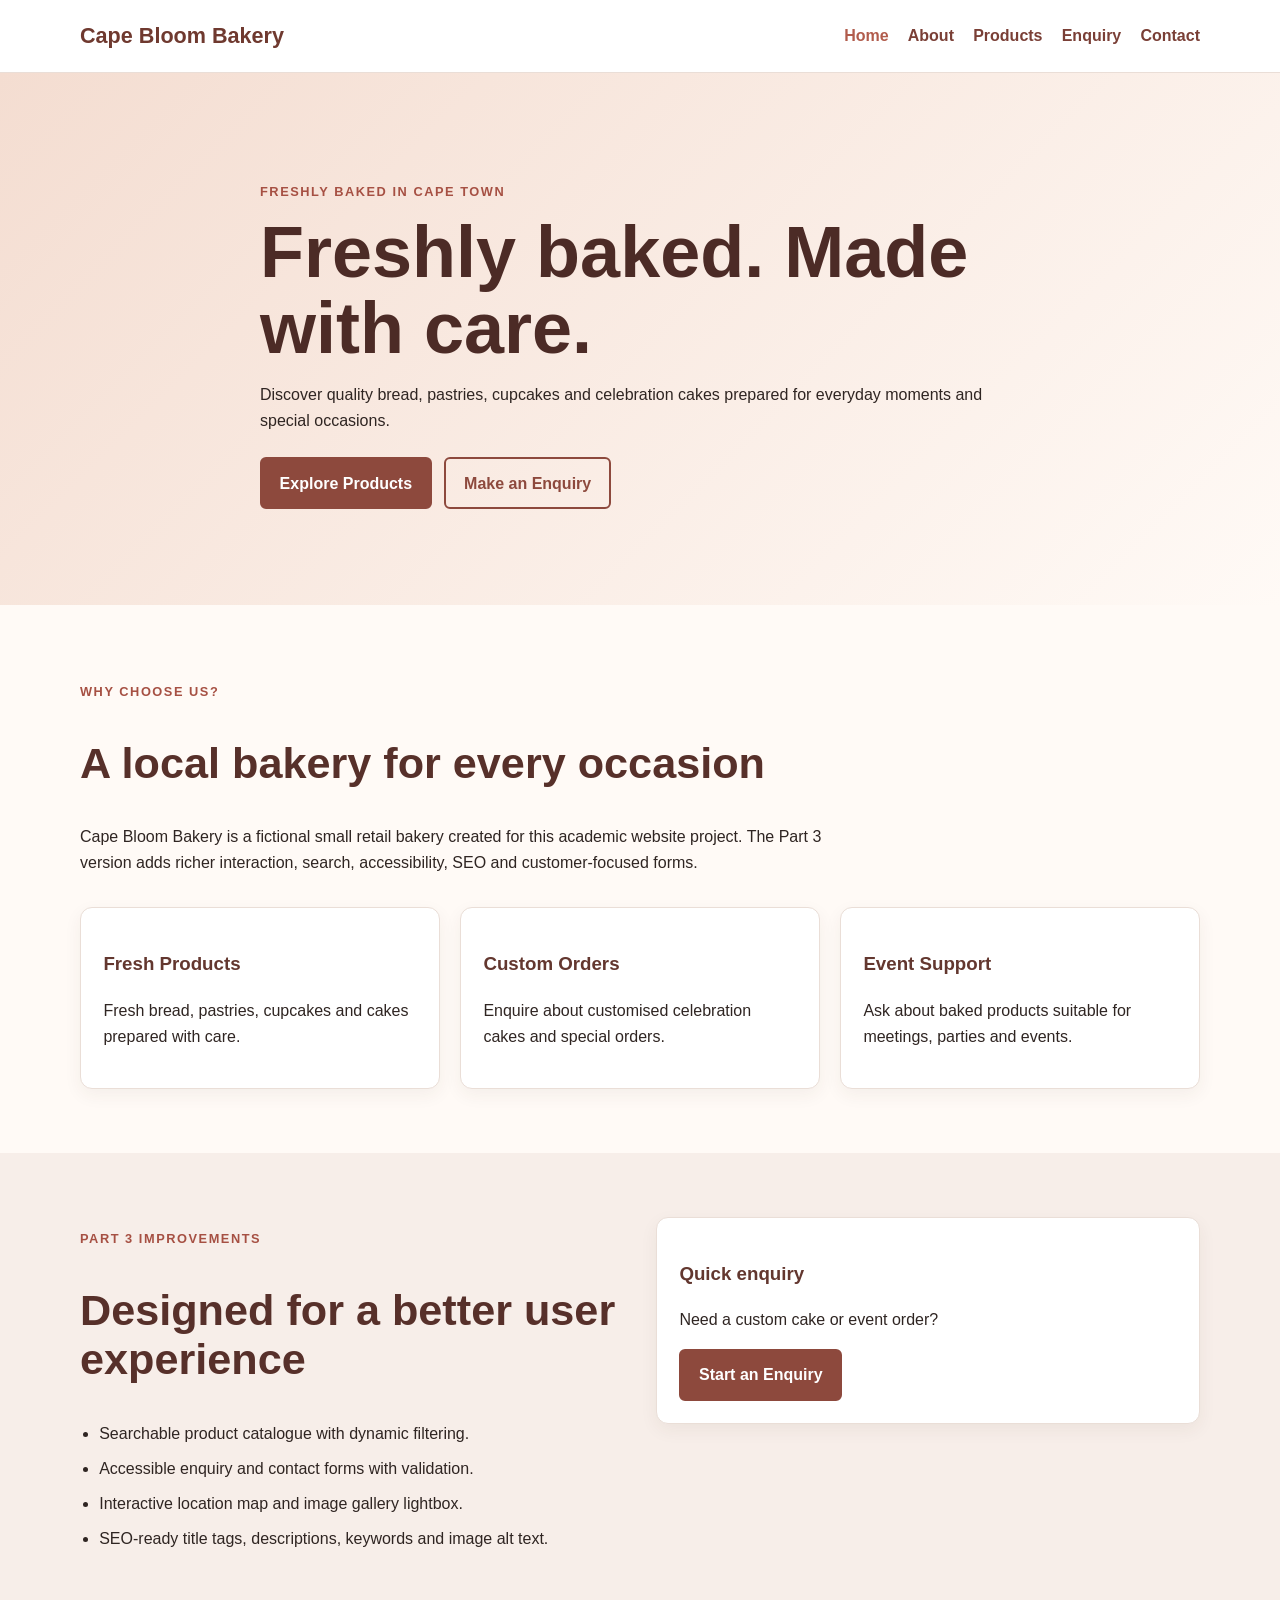
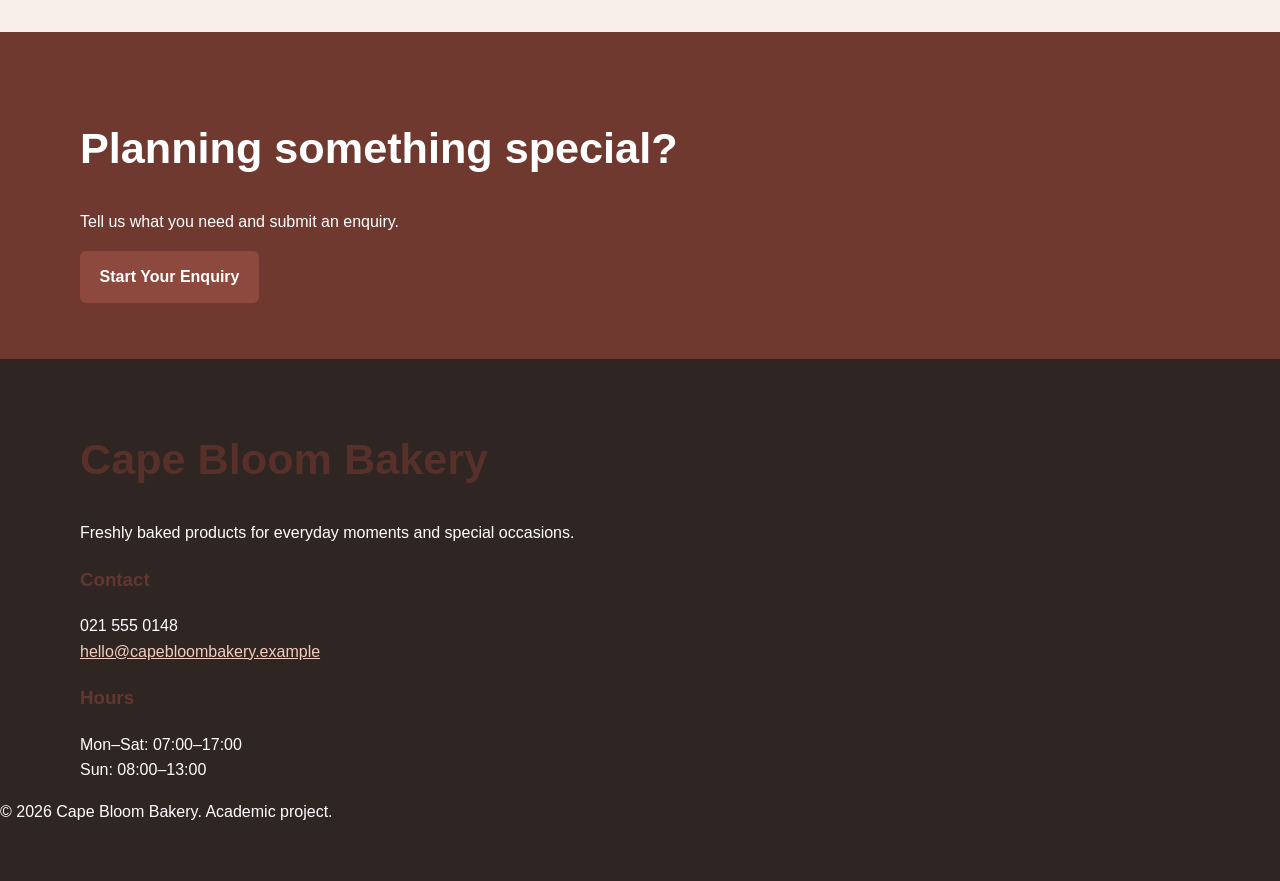
<file: index.html>
<!DOCTYPE html>
<html lang="en">
<head>
<meta charset="UTF-8"><meta name="viewport" content="width=device-width, initial-scale=1.0">
<meta name="description" content="Cape Bloom Bakery in Cape Town offers fresh bread, pastries, cupcakes, celebration cakes and event catering.">
<meta name="keywords" content="Cape Town bakery, fresh bread, pastries, cupcakes, celebration cakes, event catering">
<meta name="author" content="Themba Macheke">
<meta property="og:title" content="Cape Bloom Bakery | Freshly Baked in Cape Town"><meta property="og:description" content="Fresh bread, pastries, cupcakes and celebration cakes for everyday moments and special occasions.">
<title>Cape Bloom Bakery | Freshly Baked in Cape Town</title><link rel="stylesheet" href="css/style.css">
<script type="application/ld+json">{"@context":"https://schema.org","@type":"Bakery","name":"Cape Bloom Bakery","telephone":"021 555 0148","address":{"@type":"PostalAddress","streetAddress":"25 Example Street","addressLocality":"Cape Town","addressRegion":"Western Cape","addressCountry":"ZA"}}</script>
</head>
<body>
<a class="skip-link" href="#main">Skip to content</a>
<header class="site-header"><div class="container header-inner"><a class="logo" href="index.html" aria-label="Cape Bloom Bakery home">Cape Bloom Bakery</a><button class="menu-toggle" aria-expanded="false" aria-controls="mainNav">Menu</button><nav id="mainNav" aria-label="Main navigation"><ul class="nav-list"><li><a class="active" href="index.html">Home</a></li><li><a href="about.html">About</a></li><li><a href="products.html">Products</a></li><li><a href="enquiry.html">Enquiry</a></li><li><a href="contact.html">Contact</a></li></ul></nav></div></header>
<main id="main">
<section class="hero"><div class="container hero-content"><p class="eyebrow">Freshly baked in Cape Town</p><h1>Freshly baked. Made with care.</h1><p>Discover quality bread, pastries, cupcakes and celebration cakes prepared for everyday moments and special occasions.</p><div class="button-row"><a class="button" href="products.html">Explore Products</a><a class="button button-outline" href="enquiry.html">Make an Enquiry</a></div></div></section>
<section class="section"><div class="container"><div class="section-heading"><p class="eyebrow">Why choose us?</p><h2>A local bakery for every occasion</h2><p>Cape Bloom Bakery is a fictional small retail bakery created for this academic website project. The Part 3 version adds richer interaction, search, accessibility, SEO and customer-focused forms.</p></div><div class="card-grid"><article class="card"><h3>Fresh Products</h3><p>Fresh bread, pastries, cupcakes and cakes prepared with care.</p></article><article class="card"><h3>Custom Orders</h3><p>Enquire about customised celebration cakes and special orders.</p></article><article class="card"><h3>Event Support</h3><p>Ask about baked products suitable for meetings, parties and events.</p></article></div></div></section>
<section class="section alt"><div class="container feature-grid"><div><p class="eyebrow">Part 3 improvements</p><h2>Designed for a better user experience</h2><ul class="check-list"><li>Searchable product catalogue with dynamic filtering.</li><li>Accessible enquiry and contact forms with validation.</li><li>Interactive location map and image gallery lightbox.</li><li>SEO-ready title tags, descriptions, keywords and image alt text.</li></ul></div><div class="card highlight"><h3>Quick enquiry</h3><p>Need a custom cake or event order?</p><a class="button" href="enquiry.html">Start an Enquiry</a></div></div></section>
<section class="cta-section"><div class="container"><h2>Planning something special?</h2><p>Tell us what you need and submit an enquiry.</p><a class="button" href="enquiry.html">Start Your Enquiry</a></div></section>
</main>
<footer class="site-footer"><div class="container footer-grid"><div><h2>Cape Bloom Bakery</h2><p>Freshly baked products for everyday moments and special occasions.</p></div><div><h3>Contact</h3><p>021 555 0148<br><a href="mailto:hello@capebloombakery.example">hello@capebloombakery.example</a></p></div><div><h3>Hours</h3><p>Mon–Sat: 07:00–17:00<br>Sun: 08:00–13:00</p></div></div><p class="copyright">&copy; 2026 Cape Bloom Bakery. Academic project.</p></footer>
<script src="js/script.js"></script></body></html>
</file>
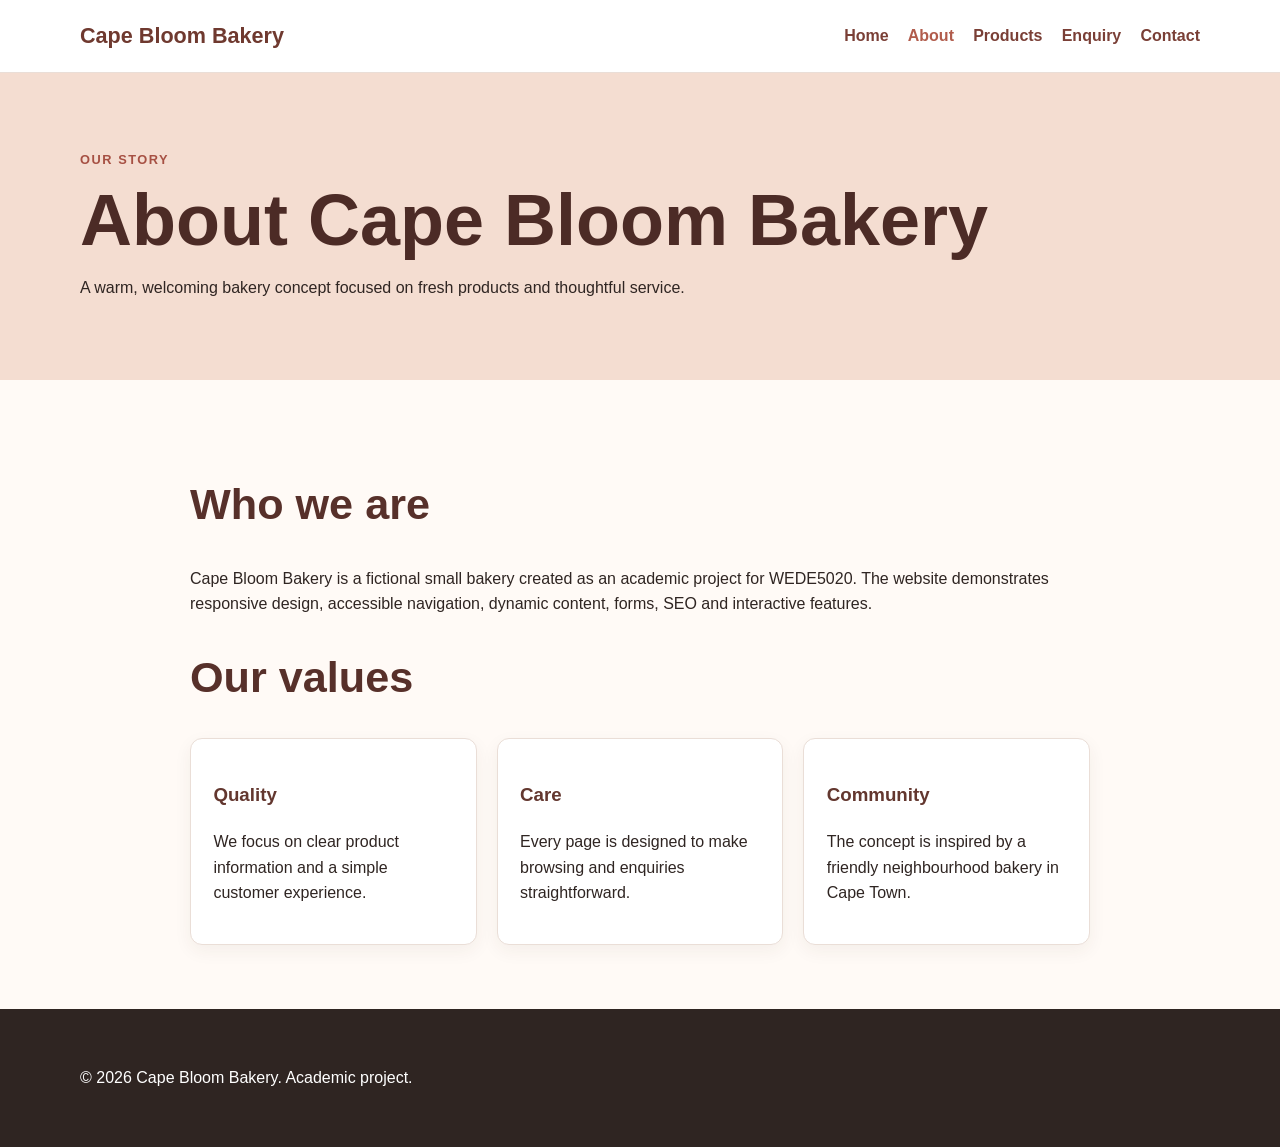
<file: about.html>
<!DOCTYPE html><html lang="en"><head><meta charset="UTF-8"><meta name="viewport" content="width=device-width, initial-scale=1.0"><meta name="description" content="Learn about Cape Bloom Bakery, a fictional Cape Town bakery created for an academic web development project."><meta name="keywords" content="Cape Bloom Bakery, about bakery, Cape Town bakery"><title>About | Cape Bloom Bakery</title><link rel="stylesheet" href="css/style.css"></head><body><a class="skip-link" href="#main">Skip to content</a><header class="site-header"><div class="container header-inner"><a class="logo" href="index.html">Cape Bloom Bakery</a><button class="menu-toggle" aria-expanded="false" aria-controls="mainNav">Menu</button><nav id="mainNav"><ul class="nav-list"><li><a href="index.html">Home</a></li><li><a class="active" href="about.html">About</a></li><li><a href="products.html">Products</a></li><li><a href="enquiry.html">Enquiry</a></li><li><a href="contact.html">Contact</a></li></ul></nav></div></header><main id="main"><section class="page-hero"><div class="container"><p class="eyebrow">Our story</p><h1>About Cape Bloom Bakery</h1><p>A warm, welcoming bakery concept focused on fresh products and thoughtful service.</p></div></section><section class="section"><div class="container content-narrow"><h2>Who we are</h2><p>Cape Bloom Bakery is a fictional small bakery created as an academic project for WEDE5020. The website demonstrates responsive design, accessible navigation, dynamic content, forms, SEO and interactive features.</p><h2>Our values</h2><div class="card-grid"><article class="card"><h3>Quality</h3><p>We focus on clear product information and a simple customer experience.</p></article><article class="card"><h3>Care</h3><p>Every page is designed to make browsing and enquiries straightforward.</p></article><article class="card"><h3>Community</h3><p>The concept is inspired by a friendly neighbourhood bakery in Cape Town.</p></article></div></div></section></main><footer class="site-footer"><div class="container"><p>&copy; 2026 Cape Bloom Bakery. Academic project.</p></div></footer><script src="js/script.js"></script></body></html>
</file>
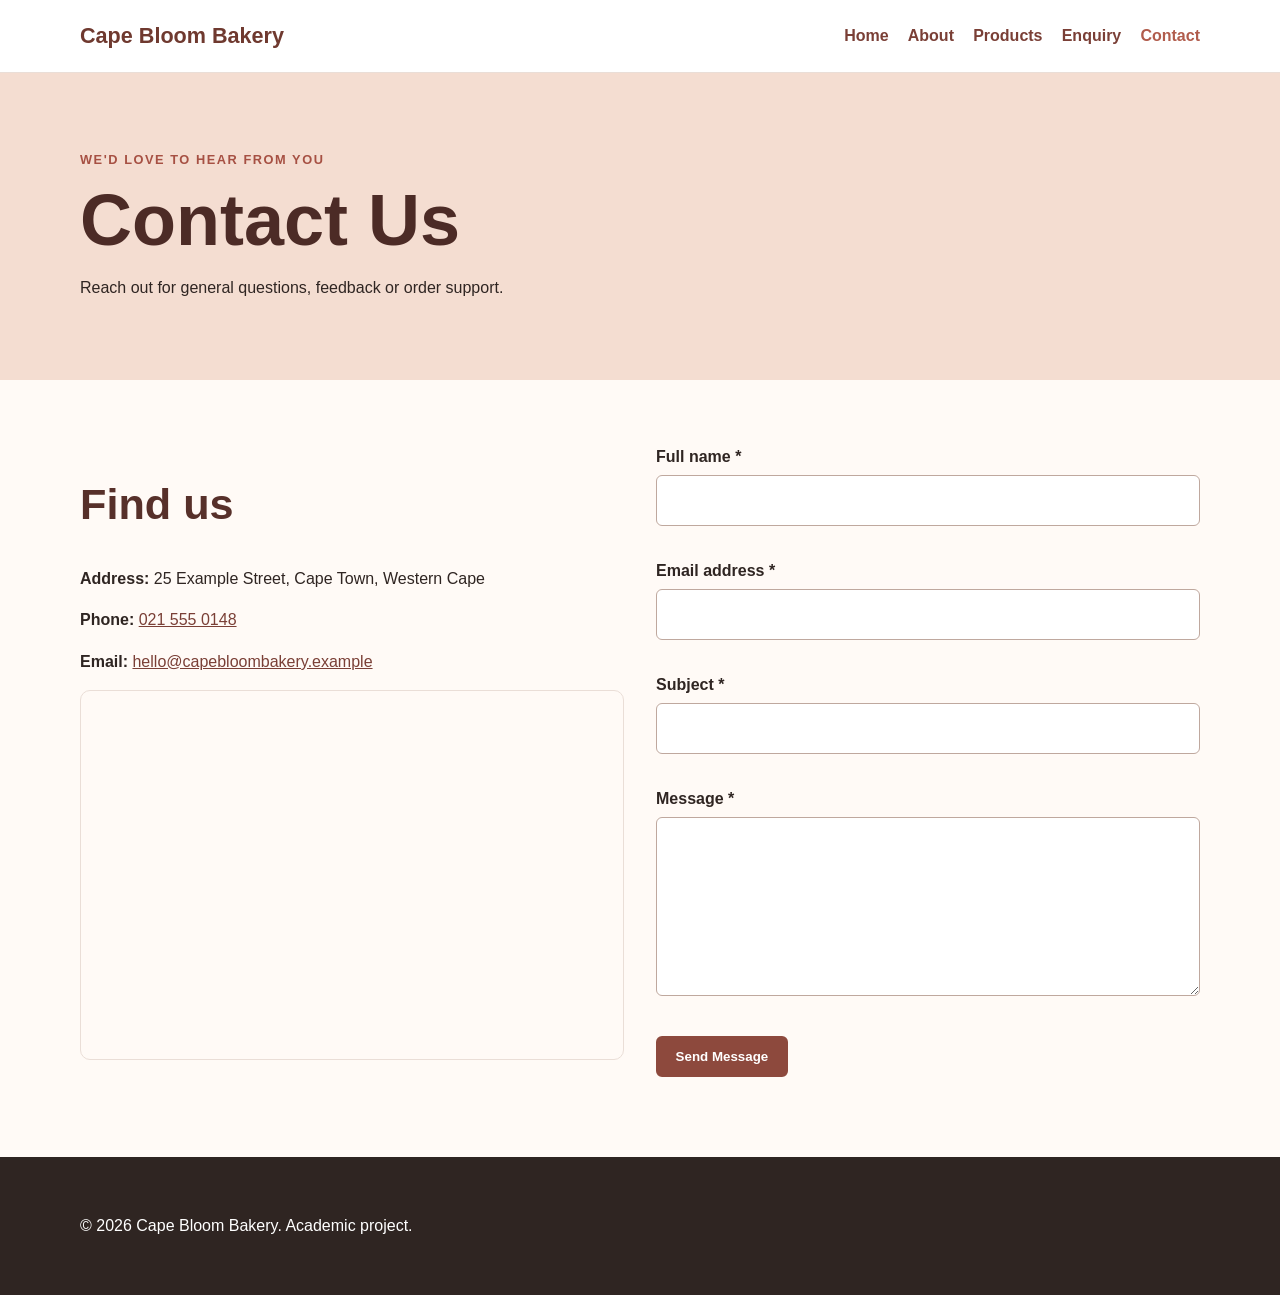
<file: contact.html>
<!DOCTYPE html><html lang="en"><head><meta charset="UTF-8"><meta name="viewport" content="width=device-width, initial-scale=1.0"><meta name="description" content="Contact Cape Bloom Bakery by phone, email or the validated contact form."><meta name="keywords" content="contact bakery, Cape Town bakery contact, Cape Bloom Bakery"><title>Contact | Cape Bloom Bakery</title><link rel="stylesheet" href="css/style.css"></head><body><a class="skip-link" href="#main">Skip to content</a><header class="site-header"><div class="container header-inner"><a class="logo" href="index.html">Cape Bloom Bakery</a><button class="menu-toggle" aria-expanded="false" aria-controls="mainNav">Menu</button><nav id="mainNav"><ul class="nav-list"><li><a href="index.html">Home</a></li><li><a href="about.html">About</a></li><li><a href="products.html">Products</a></li><li><a href="enquiry.html">Enquiry</a></li><li><a class="active" href="contact.html">Contact</a></li></ul></nav></div></header><main id="main"><section class="page-hero"><div class="container"><p class="eyebrow">We'd love to hear from you</p><h1>Contact Us</h1><p>Reach out for general questions, feedback or order support.</p></div></section><section class="section"><div class="container two-column"><div><h2>Find us</h2><p><strong>Address:</strong> 25 Example Street, Cape Town, Western Cape</p><p><strong>Phone:</strong> <a href="tel:+27215550148">021 555 0148</a></p><p><strong>Email:</strong> <a href="mailto:hello@capebloombakery.example">hello@capebloombakery.example</a></p><div class="map-wrap"><iframe title="Cape Town map" src="https://www.openstreetmap.org/export/embed.html?bbox=18.38%2C-34.00%2C18.46%2C-33.89&amp;layer=mapnik" loading="lazy"></iframe></div></div><div class="form-container"><form id="contactForm" novalidate><div class="form-group"><label for="contactName">Full name *</label><input id="contactName" name="name" type="text" required minlength="2"><small class="error" data-error-for="contactName"></small></div><div class="form-group"><label for="contactEmail">Email address *</label><input id="contactEmail" name="email" type="email" required><small class="error" data-error-for="contactEmail"></small></div><div class="form-group"><label for="contactSubject">Subject *</label><input id="contactSubject" name="subject" type="text" required minlength="3"><small class="error" data-error-for="contactSubject"></small></div><div class="form-group"><label for="contactMessage">Message *</label><textarea id="contactMessage" name="message" rows="6" required minlength="10"></textarea><small class="error" data-error-for="contactMessage"></small></div><button class="button" type="submit">Send Message</button><p id="contactResponse" class="form-response" aria-live="polite"></p></form></div></div></section></main><footer class="site-footer"><div class="container"><p>&copy; 2026 Cape Bloom Bakery. Academic project.</p></div></footer><script src="js/script.js"></script></body></html>
</file>
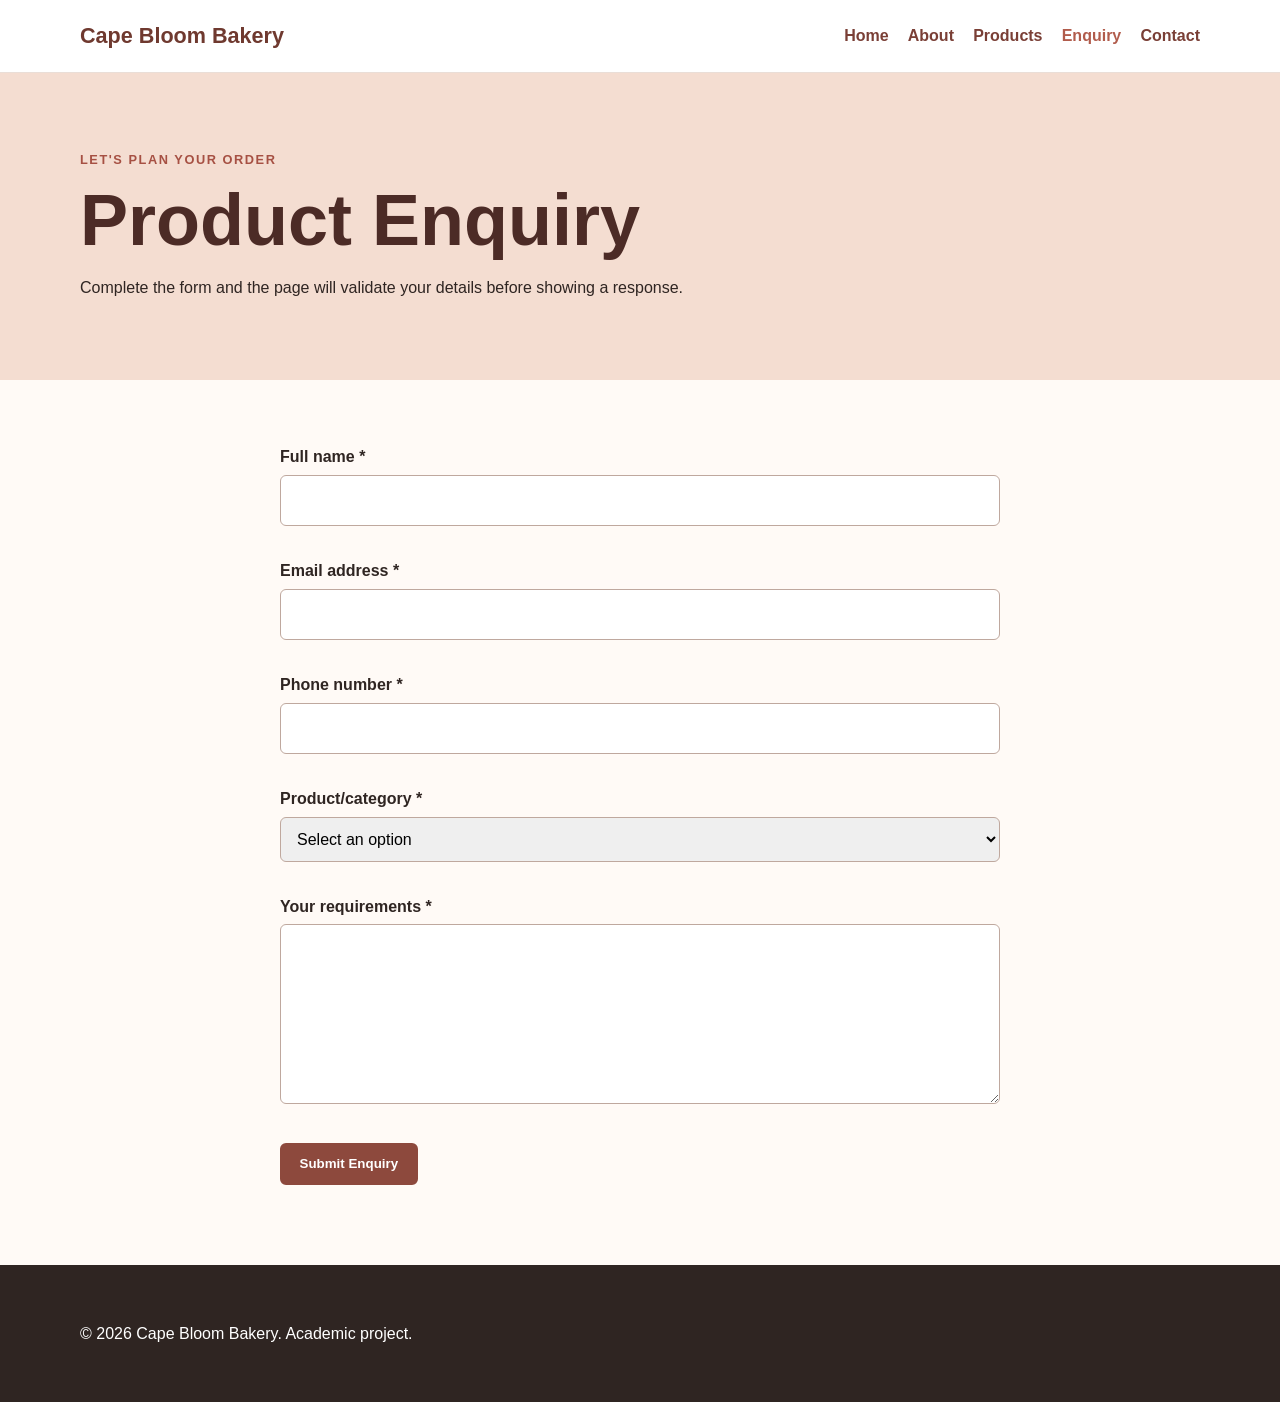
<file: enquiry.html>
<!DOCTYPE html><html lang="en"><head><meta charset="UTF-8"><meta name="viewport" content="width=device-width, initial-scale=1.0"><meta name="description" content="Send a product or custom bakery enquiry to Cape Bloom Bakery."><meta name="keywords" content="bakery enquiry, custom cake enquiry, Cape Bloom Bakery"><title>Enquiry | Cape Bloom Bakery</title><link rel="stylesheet" href="css/style.css"></head><body><a class="skip-link" href="#main">Skip to content</a><header class="site-header"><div class="container header-inner"><a class="logo" href="index.html">Cape Bloom Bakery</a><button class="menu-toggle" aria-expanded="false" aria-controls="mainNav">Menu</button><nav id="mainNav"><ul class="nav-list"><li><a href="index.html">Home</a></li><li><a href="about.html">About</a></li><li><a href="products.html">Products</a></li><li><a class="active" href="enquiry.html">Enquiry</a></li><li><a href="contact.html">Contact</a></li></ul></nav></div></header><main id="main"><section class="page-hero"><div class="container"><p class="eyebrow">Let's plan your order</p><h1>Product Enquiry</h1><p>Complete the form and the page will validate your details before showing a response.</p></div></section><section class="section"><div class="container form-container"><form id="enquiryForm" novalidate><div class="form-group"><label for="enquiryName">Full name *</label><input id="enquiryName" name="name" type="text" required minlength="2"><small class="error" data-error-for="enquiryName"></small></div><div class="form-group"><label for="enquiryEmail">Email address *</label><input id="enquiryEmail" name="email" type="email" required><small class="error" data-error-for="enquiryEmail"></small></div><div class="form-group"><label for="enquiryPhone">Phone number *</label><input id="enquiryPhone" name="phone" type="tel" required pattern="[0-9 +()-]{7,}"><small class="error" data-error-for="enquiryPhone"></small></div><div class="form-group"><label for="enquiryProduct">Product/category *</label><select id="enquiryProduct" name="product" required><option value="">Select an option</option><option>Bread</option><option>Cakes</option><option>Cupcakes</option><option>Pastries</option><option>Custom order</option></select><small class="error" data-error-for="enquiryProduct"></small></div><div class="form-group"><label for="enquiryMessage">Your requirements *</label><textarea id="enquiryMessage" name="message" rows="6" required minlength="10"></textarea><small class="error" data-error-for="enquiryMessage"></small></div><button class="button" type="submit">Submit Enquiry</button><p id="enquiryResponse" class="form-response" aria-live="polite"></p></form></div></section></main><footer class="site-footer"><div class="container"><p>&copy; 2026 Cape Bloom Bakery. Academic project.</p></div></footer><script src="js/script.js"></script></body></html>
</file>
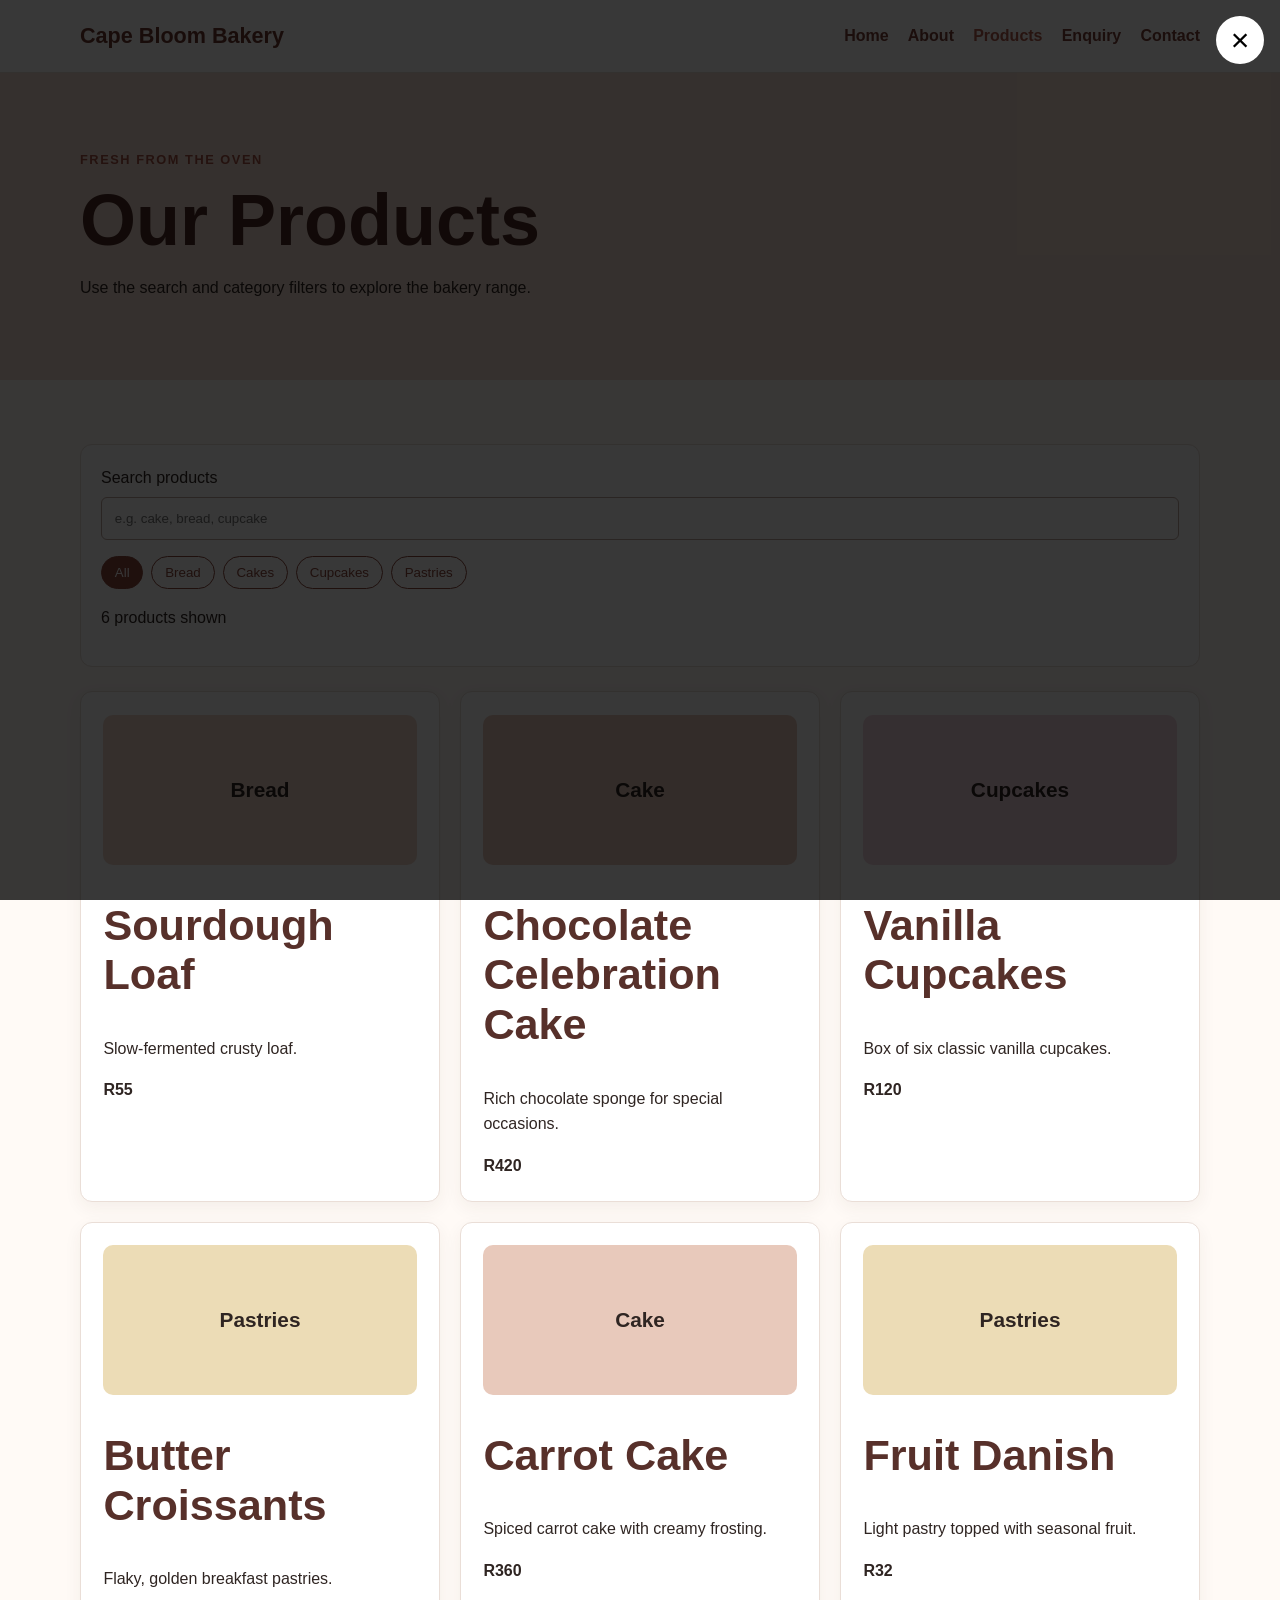
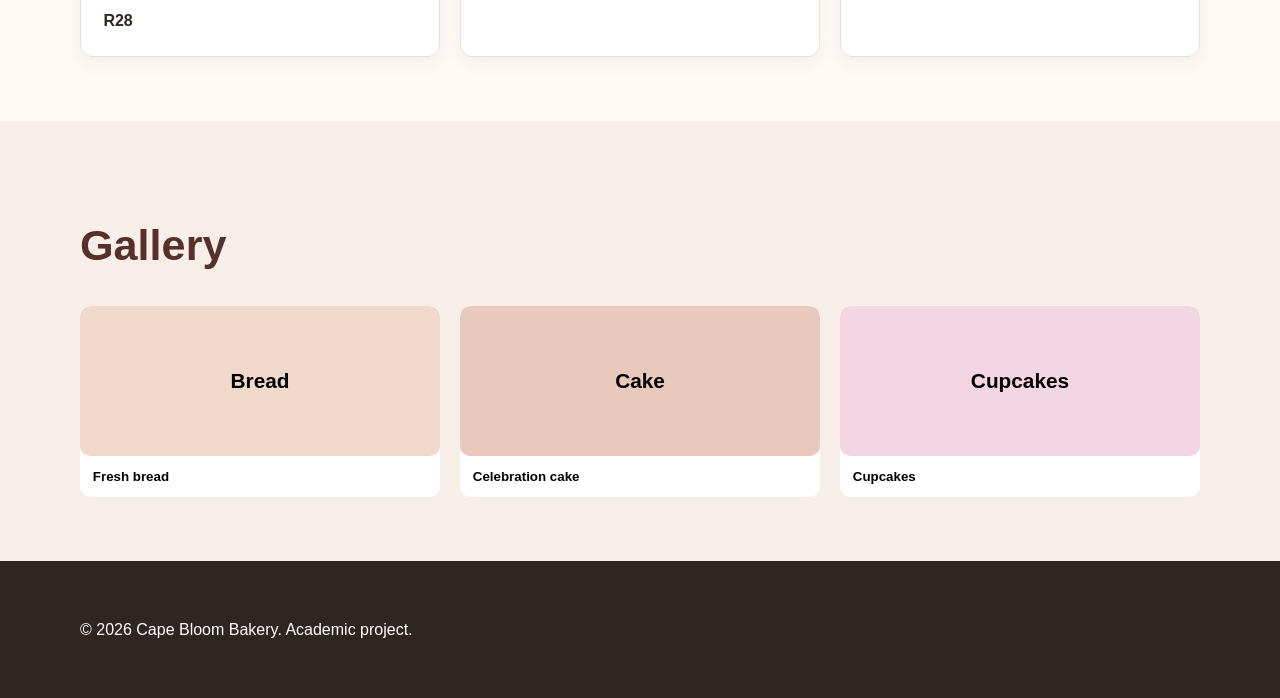
<file: products.html>
<!DOCTYPE html><html lang="en"><head><meta charset="UTF-8"><meta name="viewport" content="width=device-width, initial-scale=1.0"><meta name="description" content="Browse Cape Bloom Bakery breads, pastries, cupcakes and celebration cakes."><meta name="keywords" content="bakery products, bread, pastries, cupcakes, cakes, Cape Town"><title>Products | Cape Bloom Bakery</title><link rel="stylesheet" href="css/style.css"></head><body><a class="skip-link" href="#main">Skip to content</a><header class="site-header"><div class="container header-inner"><a class="logo" href="index.html">Cape Bloom Bakery</a><button class="menu-toggle" aria-expanded="false" aria-controls="mainNav">Menu</button><nav id="mainNav"><ul class="nav-list"><li><a href="index.html">Home</a></li><li><a href="about.html">About</a></li><li><a class="active" href="products.html">Products</a></li><li><a href="enquiry.html">Enquiry</a></li><li><a href="contact.html">Contact</a></li></ul></nav></div></header><main id="main"><section class="page-hero"><div class="container"><p class="eyebrow">Fresh from the oven</p><h1>Our Products</h1><p>Use the search and category filters to explore the bakery range.</p></div></section><section class="section"><div class="container"><div class="search-panel"><label for="productSearch">Search products</label><input id="productSearch" type="search" placeholder="e.g. cake, bread, cupcake" aria-describedby="resultCount"><div class="filter-row"><button class="filter active" data-category="all">All</button><button class="filter" data-category="bread">Bread</button><button class="filter" data-category="cakes">Cakes</button><button class="filter" data-category="cupcakes">Cupcakes</button><button class="filter" data-category="pastries">Pastries</button></div><p id="resultCount" aria-live="polite"></p></div><div id="productGrid" class="product-grid"><article class="product-card" data-category="bread" data-name="sourdough loaf"><div class="product-art bread-art">Bread</div><h2>Sourdough Loaf</h2><p>Slow-fermented crusty loaf.</p><strong>R55</strong></article><article class="product-card" data-category="cakes" data-name="chocolate celebration cake"><div class="product-art cake-art">Cake</div><h2>Chocolate Celebration Cake</h2><p>Rich chocolate sponge for special occasions.</p><strong>R420</strong></article><article class="product-card" data-category="cupcakes" data-name="vanilla cupcakes"><div class="product-art cupcake-art">Cupcakes</div><h2>Vanilla Cupcakes</h2><p>Box of six classic vanilla cupcakes.</p><strong>R120</strong></article><article class="product-card" data-category="pastries" data-name="butter croissants"><div class="product-art pastry-art">Pastries</div><h2>Butter Croissants</h2><p>Flaky, golden breakfast pastries.</p><strong>R28</strong></article><article class="product-card" data-category="cakes" data-name="carrot cake"><div class="product-art cake-art">Cake</div><h2>Carrot Cake</h2><p>Spiced carrot cake with creamy frosting.</p><strong>R360</strong></article><article class="product-card" data-category="pastries" data-name="fruit danish"><div class="product-art pastry-art">Pastries</div><h2>Fruit Danish</h2><p>Light pastry topped with seasonal fruit.</p><strong>R32</strong></article></div></div></section><section class="section alt"><div class="container"><h2>Gallery</h2><div class="gallery"><button class="gallery-item" data-title="Fresh bread"><div class="gallery-art bread-art">Bread</div><span>Fresh bread</span></button><button class="gallery-item" data-title="Celebration cake"><div class="gallery-art cake-art">Cake</div><span>Celebration cake</span></button><button class="gallery-item" data-title="Cupcakes"><div class="gallery-art cupcake-art">Cupcakes</div><span>Cupcakes</span></button></div></div></section></main><div id="lightbox" class="lightbox" role="dialog" aria-modal="true" aria-label="Gallery preview" hidden><button id="lightboxClose" class="lightbox-close" aria-label="Close gallery">&times;</button><div id="lightboxContent"></div></div><footer class="site-footer"><div class="container"><p>&copy; 2026 Cape Bloom Bakery. Academic project.</p></div></footer><script src="js/script.js"></script></body></html>
</file>
<file: css/style.css>
*{box-sizing:border-box}html{scroll-behavior:smooth}body{margin:0;font-family:Arial,Verdana,sans-serif;color:#2f2522;background:#fffaf6;line-height:1.6}a{color:#7a3f36}img{max-width:100%}.container{width:min(1120px,92%);margin:auto}.skip-link{position:absolute;left:-9999px}.skip-link:focus{left:1rem;top:1rem;background:#fff;padding:.5rem;z-index:99}.site-header{background:#fff;border-bottom:1px solid #eaded7;position:sticky;top:0;z-index:20}.header-inner{min-height:72px;display:flex;align-items:center;justify-content:space-between;gap:1rem}.logo{font-size:1.35rem;font-weight:800;text-decoration:none;color:#6f392f}.nav-list{list-style:none;display:flex;gap:1.2rem;margin:0;padding:0}.nav-list a{text-decoration:none;font-weight:700}.nav-list a.active,.nav-list a:hover{color:#b15c4c}.menu-toggle{display:none;background:none;border:1px solid #bfa89e;border-radius:6px;padding:.5rem}.hero{padding:6rem 0;background:linear-gradient(135deg,#f4ddd1,#fffaf6)}.hero-content{max-width:760px}.eyebrow{font-weight:800;text-transform:uppercase;letter-spacing:.12em;font-size:.8rem;color:#a65043}h1{font-size:clamp(2.3rem,6vw,4.5rem);line-height:1.05;margin:.3rem 0 1rem;color:#4c2b26}h2{font-size:clamp(1.8rem,4vw,2.7rem);line-height:1.15;color:#57302a}h3{color:#63372f}.button{display:inline-block;background:#8d493d;color:#fff;text-decoration:none;border:2px solid #8d493d;padding:.7rem 1.1rem;border-radius:6px;font-weight:800;cursor:pointer}.button:hover{background:#6e382f}.button-outline{background:transparent;color:#8d493d}.button-row{display:flex;gap:.8rem;flex-wrap:wrap;margin-top:1.5rem}.section{padding:4rem 0}.section.alt{background:#f7eee9}.section-heading{max-width:760px;margin-bottom:2rem}.card-grid,.product-grid,.gallery{display:grid;grid-template-columns:repeat(3,1fr);gap:1.25rem}.card,.product-card{background:#fff;border:1px solid #eaded7;border-radius:12px;padding:1.4rem;box-shadow:0 6px 18px rgba(75,45,38,.06)}.feature-grid,.two-column{display:grid;grid-template-columns:1fr 1fr;gap:2rem;align-items:start}.check-list{padding-left:1.2rem}.check-list li{margin:.6rem 0}.cta-section{background:#6f392f;color:#fff;padding:3.5rem 0}.cta-section h2{color:#fff}.site-footer{background:#2f2522;color:#fff;padding:2.5rem 0}.site-footer a{color:#f5cdbf}.page-hero{background:#f4ddd1;padding:4rem 0}.content-narrow{max-width:900px}.search-panel{background:#fff;border:1px solid #eaded7;border-radius:12px;padding:1.25rem;margin-bottom:1.5rem}.search-panel input{width:100%;padding:.8rem;border:1px solid #bfa89e;border-radius:6px;margin:.4rem 0 1rem}.filter-row{display:flex;gap:.5rem;flex-wrap:wrap}.filter{border:1px solid #8d493d;background:#fff;color:#8d493d;padding:.5rem .8rem;border-radius:999px;cursor:pointer}.filter.active,.filter:hover{background:#8d493d;color:#fff}.product-art,.gallery-art{height:150px;border-radius:10px;display:grid;place-items:center;font-weight:900;font-size:1.3rem;background:#f0d8cb}.cake-art{background:#e8c9bb}.cupcake-art{background:#f3d6e1}.pastry-art{background:#ecdcb6}.gallery-item{border:0;background:#fff;padding:0;border-radius:10px;overflow:hidden;text-align:left;cursor:pointer}.gallery-item span{display:block;padding:.8rem;font-weight:700}.lightbox{position:fixed;inset:0;background:rgba(0,0,0,.78);z-index:50;display:grid;place-items:center;padding:2rem}.lightbox-close{position:absolute;top:1rem;right:1rem;font-size:2rem;background:#fff;border:0;border-radius:50%;width:48px;height:48px;cursor:pointer}.lightbox-preview{background:#fff;padding:2rem;border-radius:12px;min-width:min(500px,90vw);text-align:center}.form-container{max-width:720px}.form-group{margin-bottom:1rem}.form-group label{display:block;font-weight:700;margin-bottom:.3rem}.form-group input,.form-group select,.form-group textarea{width:100%;padding:.75rem;border:1px solid #bfa89e;border-radius:6px;font:inherit}.form-group input:focus,.form-group select:focus,.form-group textarea:focus{outline:3px solid #f0c5b7}.error{display:block;color:#a52323;min-height:1.2em}.form-response{font-weight:700;margin-top:1rem}.map-wrap{min-height:360px;border-radius:10px;overflow:hidden;border:1px solid #eaded7}.map-wrap iframe{width:100%;height:360px;border:0}@media(max-width:760px){.menu-toggle{display:block}.nav-list{display:none;position:absolute;top:72px;left:0;right:0;background:#fff;padding:1rem 4%;border-bottom:1px solid #eaded7;flex-direction:column}.nav-list.open{display:flex}.card-grid,.product-grid,.gallery,.feature-grid,.two-column{grid-template-columns:1fr}.hero{padding:4rem 0}.section{padding:3rem 0}.button-row{flex-direction:column;align-items:flex-start}}
</file>
